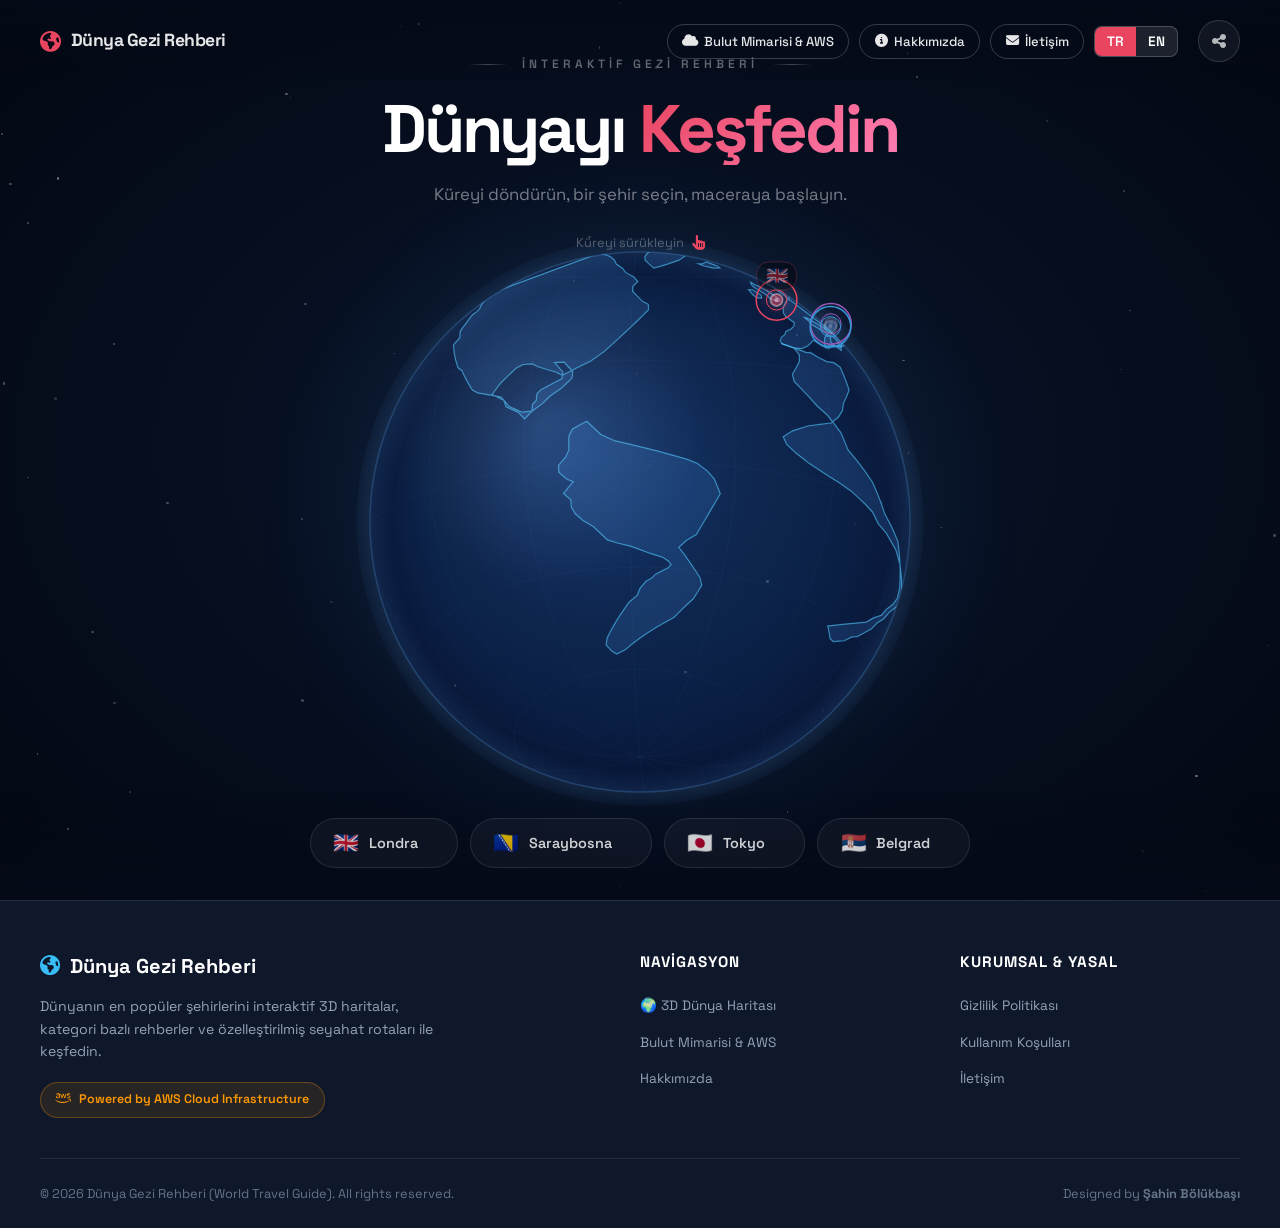
<file: index.html>
<!DOCTYPE html>
<html lang="tr">
<head>
    <meta charset="UTF-8">
    <meta name="viewport" content="width=device-width, initial-scale=1.0">
    <meta name="description" content="Dünya Gezi Rehberi - Dünyanın en güzel şehirlerini interaktif 3D harita ile keşfedin">
    <meta name="keywords" content="gezi rehberi, travel guide, dünya, world, turizm, seyahat">
    <meta name="author" content="Dünya Gezi Rehberi">
    
    <meta property="og:type" content="website">
    <meta property="og:title" content="Dünya Gezi Rehberi | World Travel Guide">
    <meta property="og:description" content="Dünyanın en güzel şehirlerini interaktif 3D haritalarla keşfedin">
    <meta property="og:url" content="https://worldtravelguid.uk/">
    <meta property="twitter:card" content="summary_large_image">
    <meta property="twitter:title" content="Dünya Gezi Rehberi | World Travel Guide">
    <meta property="twitter:url" content="https://worldtravelguid.uk/">
    
    <link rel="canonical" href="https://worldtravelguid.uk/">
    
    <title>Dünya Gezi Rehberi | World Travel Guide</title>
    
    <!-- Structured Data (JSON-LD) for AWS & Search Engine Verification -->
    <script type="application/ld+json">
    {
      "@context": "https://schema.org",
      "@type": "WebSite",
      "name": "World Travel Guide",
      "url": "https://worldtravelguid.uk/",
      "description": "Interactive 3D geospatial guide for world travelers.",
      "publisher": {
        "@type": "Organization",
        "name": "World Travel Guide",
        "url": "https://worldtravelguid.uk/",
        "logo": "https://worldtravelguid.uk/icon.png"
      }
    }
    </script>
    
    <link rel="icon" type="image/svg+xml" href="data:image/svg+xml,<svg xmlns='http://www.w3.org/2000/svg' viewBox='0 0 100 100'><text y='0.9em' font-size='90'>🌍</text></svg>">
    
    <script async src="https://www.googletagmanager.com/gtag/js?id=G-FQH4RXGTLQ"></script>
    <script>
        window.dataLayer = window.dataLayer || [];
        function gtag(){dataLayer.push(arguments);}
        gtag('js', new Date());
        gtag('config', 'G-FQH4RXGTLQ');
    </script>
    
    <link rel="stylesheet" href="styles.css">
    <link rel="stylesheet" href="https://cdnjs.cloudflare.com/ajax/libs/font-awesome/6.4.0/css/all.min.css">
</head>
<body class="world-page">

    <!-- Full-screen globe experience -->
    <div class="globe-scene" id="globeScene">
        
        <!-- Ambient particles -->
        <div class="particles" id="particles"></div>
        
        <!-- Top bar -->
        <nav class="globe-nav">
            <div class="globe-nav-logo">
                <i class="fas fa-globe-americas"></i>
                <span data-i18n="world_title">Dünya Gezi Rehberi</span>
            </div>
            <div class="globe-nav-actions" id="globeNavActions">
                <button class="nav-link-btn" id="cloudArchBtn">
                    <i class="fas fa-cloud"></i>
                    <span data-i18n="nav_cloud">Bulut Mimarisi & AWS</span>
                </button>
                <button class="nav-link-btn" id="aboutNavBtn">
                    <i class="fas fa-circle-info"></i>
                    <span data-i18n="nav_about">Hakkımızda</span>
                </button>
                <button class="nav-link-btn" id="contactNavBtn">
                    <i class="fas fa-envelope"></i>
                    <span data-i18n="nav_contact">İletişim</span>
                </button>
                <div class="lang-switcher" id="langSwitcher" style="background: rgba(255,255,255,0.1); border-color: rgba(255,255,255,0.2);">
                    <button data-lang="tr" class="active" style="color: white;">TR</button>
                    <button data-lang="en" style="color: white;">EN</button>
                </div>
                <button class="nav-btn" id="shareBtn" title="Paylaş" data-i18n-title="share_btn_title">
                    <i class="fas fa-share-alt"></i>
                </button>
            </div>
            <button class="burger-btn" id="burgerBtn" aria-label="Menü">
                <i class="fas fa-bars"></i>
            </button>
        </nav>

        <!-- Hero text overlay -->
        <div class="globe-hero-text" id="heroText">
            <div class="hero-eyebrow">
                <div class="eyebrow-line"></div>
                <span data-i18n="hero_eyebrow">İNTERAKTİF GEZİ REHBERİ</span>
                <div class="eyebrow-line"></div>
            </div>
            <h1>
                <span class="hero-word" style="--i:0" data-i18n="hero_word1">Dünyayı</span>
                <span class="hero-word hero-gradient" style="--i:1" data-i18n="hero_word2">Keşfedin</span>
            </h1>
            <p class="hero-sub" data-i18n="hero_sub">Küreyi döndürün, bir şehir seçin, maceraya başlayın.</p>
            <div class="scroll-hint" id="scrollHint">
                <span data-i18n="scroll_hint">Küreyi sürükleyin</span>
                <i class="fas fa-hand-pointer"></i>
            </div>
        </div>

        <!-- 3D Globe Canvas -->
        <div class="globe-container" id="globeContainer">
            <canvas id="globeCanvas"></canvas>
            <!-- City label popup -->
            <div class="city-label" id="cityLabel">
                <div class="city-label-inner">
                    <span class="city-label-flag" id="cityLabelFlag"></span>
                    <div class="city-label-text">
                        <strong id="cityLabelName"></strong>
                        <small id="cityLabelCountry"></small>
                    </div>
                    <i class="fas fa-arrow-right city-label-arrow"></i>
                </div>
            </div>
        </div>

        <!-- Bottom country selector pills -->
        <div class="globe-bottom-bar" id="bottomBar">
            <div class="bottom-bar-inner" id="countryPills">
                <!-- Rendered by JS -->
            </div>
        </div>
    </div>

    <!-- AWS Cloud Architecture Modal -->
    <div class="modal" id="cloudArchModal">
        <div class="modal-content modal-content-wide dark-modal" style="background: #0f172a; color: #f8fafc; border: 1px solid rgba(255,255,255,0.15);">
            <div class="modal-header" style="border-bottom-color: rgba(255,255,255,0.1);">
                <h3 style="color: #ffffff;"><i class="fas fa-cloud" style="color: #38bdf8;"></i> <span data-i18n="cloud_modal_title">Platform & AWS Bulut Mimarisi</span></h3>
                <button class="modal-close" id="closeCloudArchModal" style="color: #ffffff;"><i class="fas fa-times"></i></button>
            </div>
            <div class="modal-body" style="padding: 1.5rem;">
                <div class="modal-hero-banner">
                    <div class="aws-badge-header">
                        <i class="fab fa-aws"></i> AWS ACTIVATE READY
                    </div>
                    <h3 data-i18n="cloud_hero_title">İnteraktif Coğrafi Seyahat Rehberi Platformu</h3>
                    <p data-i18n="cloud_hero_desc">Platformumuz, kullanıcıların dünya genelindeki şehirleri 3D küre ve vektörel haritalar üzerinde keşfetmelerini, kişiselleştirilmiş seyahat rotaları oluşturmalarını ve veri analitiği ile gezilerini planlamalarını sağlayan bulut tabanlı bir sistemdir.</p>
                </div>

                <h4 style="margin-bottom: 1rem; color: #38bdf8; font-size: 1.1rem;" data-i18n="cloud_stack_title">AWS Bulut Altyapısı & Servis Mimarisi</h4>
                
                <div class="aws-grid">
                    <div class="aws-card">
                        <div class="aws-card-header">
                            <div class="aws-icon orange"><i class="fab fa-aws"></i></div>
                            <div>
                                <div class="aws-card-title">Amazon CloudFront & S3</div>
                                <div class="aws-card-service">Global Content Delivery</div>
                            </div>
                        </div>
                        <div class="aws-card-desc" data-i18n="aws_s3_desc">3D küre kaplamaları, yüksek çözünürlüklü vektör harita karoları ve medya varlıklarının dünya genelinde düşük gecikmeyle (edge location) dağıtılması.</div>
                        <div class="aws-card-tags">
                            <span class="aws-tag">CDN</span>
                            <span class="aws-tag">Low Latency</span>
                            <span class="aws-tag">Global Cache</span>
                        </div>
                    </div>

                    <div class="aws-card">
                        <div class="aws-card-header">
                            <div class="aws-icon green"><i class="fas fa-server"></i></div>
                            <div>
                                <div class="aws-card-title">AWS Lambda & API Gateway</div>
                                <div class="aws-card-service">Serverless Microservices</div>
                            </div>
                        </div>
                        <div class="aws-card-desc" data-i18n="aws_lambda_desc">Sunucusuz (serverless) mimari ile dinamik lokasyon aramaları, rota hesaplama algoritmaları ve kullanıcı geri bildirim mikro-servislerinin yürütülmesi.</div>
                        <div class="aws-card-tags">
                            <span class="aws-tag">Serverless</span>
                            <span class="aws-tag">Auto-Scale</span>
                            <span class="aws-tag">REST API</span>
                        </div>
                    </div>

                    <div class="aws-card">
                        <div class="aws-card-header">
                            <div class="aws-icon purple"><i class="fas fa-database"></i></div>
                            <div>
                                <div class="aws-card-title">Amazon DynamoDB</div>
                                <div class="aws-card-service">NoSQL Geospatial Data</div>
                            </div>
                        </div>
                        <div class="aws-card-desc" data-i18n="aws_dynamo_desc">Global şehir POI (Points of Interest) verilerinin, kullanıcı favori listelerinin ve anlık seyahat analitiğinin milisaniye düzeyinde erişimle saklanması.</div>
                        <div class="aws-card-tags">
                            <span class="aws-tag">NoSQL</span>
                            <span class="aws-tag">Geo-Indexing</span>
                            <span class="aws-tag">High Throughput</span>
                        </div>
                    </div>

                    <div class="aws-card">
                        <div class="aws-card-header">
                            <div class="aws-icon"><i class="fas fa-shield-halved"></i></div>
                            <div>
                                <div class="aws-card-title">Amazon CloudWatch & Route 53</div>
                                <div class="aws-card-service">Monitoring & Global DNS</div>
                            </div>
                        </div>
                        <div class="aws-card-desc" data-i18n="aws_watch_desc">Gerçek zamanlı sistem sağlık metriği izleme, otomatik SSL/TLS sertifika yönetimi ve DNS yönlendirme güvenliği.</div>
                        <div class="aws-card-tags">
                            <span class="aws-tag">Telemetry</span>
                            <span class="aws-tag">Route 53 DNS</span>
                            <span class="aws-tag">HTTPS SSL</span>
                        </div>
                    </div>
                </div>

                <div style="margin-top: 1.5rem; background: rgba(255,255,255,0.05); padding: 1.2rem; border-radius: 10px; border-left: 4px solid #38bdf8;">
                    <h5 style="color: #ffffff; font-size: 0.95rem; margin-bottom: 0.5rem;" data-i18n="cloud_purpose_heading">🎯 Projenin Amacı ve Hedefleri</h5>
                    <p style="font-size: 0.85rem; color: #94a3b8; line-height: 1.6;" data-i18n="cloud_purpose_text">Bu platform, gezginlere sıradan rehberlerin ötesinde interaktif 3D haritalar, kategori tabanlı akıllı filtreleme ve kişiselleştirilmiş rota günlükleri sunarak seyahat deneyimini dijitalleştirmeyi amaçlar. Bulut altyapımız, hızlı ölçeklenme ve yüksek kullanılabilirlik için tasarlanmıştır.</p>
                </div>
            </div>
        </div>
    </div>

    <!-- About Us Modal -->
    <div class="modal" id="aboutModal">
        <div class="modal-content modal-content-wide">
            <div class="modal-header">
                <h3><i class="fas fa-circle-info" style="color: var(--secondary-color);"></i> <span data-i18n="about_modal_title">Hakkımızda</span></h3>
                <button class="modal-close" id="closeAboutModal"><i class="fas fa-times"></i></button>
            </div>
            <div class="modal-body" style="line-height: 1.7; color: var(--text-dark);">
                <div style="text-align: center; margin-bottom: 1.5rem;">
                    <i class="fas fa-globe-americas" style="font-size: 3rem; color: var(--secondary-color); margin-bottom: 0.5rem;"></i>
                    <h2 style="font-size: 1.5rem; font-weight: 700;" data-i18n="about_heading">Dünya Gezi Rehberi</h2>
                    <p style="color: var(--text-light); font-size: 0.95rem;" data-i18n="about_tagline">Dijital Çağın İnteraktif Coğrafi Keşif Platformu</p>
                </div>

                <p data-i18n="about_p1">Dünya Gezi Rehberi, modern seyahat tutkunlarının şehirleri detaylı, etkileşimli ve görsel bir biçimde keşfetmelerini sağlamak amacıyla geliştirilmiş yenilikçi bir rehber platformudur.</p>

                <h4 style="margin-top: 1.2rem; margin-bottom: 0.5rem; color: var(--primary-color);" data-i18n="about_features_title">Öne Çıkan Özellikler:</h4>
                <ul style="list-style: disc; padding-left: 1.5rem; margin-bottom: 1rem; font-size: 0.92rem;">
                    <li data-i18n="about_f1"><strong>3D Küre Deneyimi:</strong> Dünya genelindeki popüler destinasyonları Canvas tabanlı 3D küre üzerinde görün.</li>
                    <li data-i18n="about_f2"><strong>İnteraktif Şehir Haritaları:</strong> Müzelerden restoranlara, parklardan tarihi mekanlara kadar kategori odaklı filtreleme.</li>
                    <li data-i18n="about_f3"><strong>Kişisel Seyahat Analitiği:</strong> Gidilen yerleri işaretleyin, günlük rotanızı ve seyahat ilerlemenizi takip edin.</li>
                    <li data-i18n="about_f4"><strong>Çoklu Dil Desteği:</strong> Türkçe ve İngilizce dil seçenekleriyle küresel erişim.</li>
                </ul>

                <div style="background: var(--bg-gray); padding: 1rem; border-radius: 8px; font-size: 0.88rem; margin-top: 1.5rem;">
                    <strong><i class="fas fa-code"></i> Developer:</strong> Şahin Bölükbaşı<br>
                    <strong><i class="fas fa-layer-group"></i> Architecture:</strong> HTML5, Vanilla JS, Canvas 3D, Google Maps Spatial API, AWS Infrastructure
                </div>
            </div>
        </div>
    </div>

    <!-- Legal Modal (Privacy & Terms) -->
    <div class="modal" id="legalModal">
        <div class="modal-content modal-content-wide">
            <div class="modal-header">
                <h3><i class="fas fa-shield-halved" style="color: var(--secondary-color);"></i> <span data-i18n="legal_modal_title">Gizlilik & Şartlar</span></h3>
                <button class="modal-close" id="closeLegalModal"><i class="fas fa-times"></i></button>
            </div>
            <div class="modal-body">
                <div class="legal-tabs">
                    <button class="legal-tab-btn active" id="tabPrivacyBtn" data-i18n="tab_privacy">Gizlilik Politikası</button>
                    <button class="legal-tab-btn" id="tabTermsBtn" data-i18n="tab_terms">Kullanım Koşulları</button>
                </div>
                
                <!-- Privacy Tab -->
                <div class="legal-tab-content active" id="privacyTabContent">
                    <h4 data-i18n="privacy_h1">1. Kişisel Verilerin Korunması ve Gizlilik</h4>
                    <p data-i18n="privacy_p1">Dünya Gezi Rehberi olarak kullanıcılarımızın gizliliğine büyük önem veriyoruz. Sitemizi ziyaret ettiğinizde varsayılan olarak herhangi bir kişisel veriniz (ad, soyad, TC No vb.) kayıt altına alınmaz.</p>

                    <h4 data-i18n="privacy_h2">2. Çerezler (Cookies) ve Yerel Depolama</h4>
                    <p data-i18n="privacy_p2">Sitemiz, dil tercihleriniz (TR/EN) ve gezdiğiniz yerleri hatırlamak için tarayıcınızın yerel depolamasını (localStorage) kullanır. Bu veriler tamamen sizin cihazınızda tutulur ve üçüncü taraflarla paylaşılmaz.</p>

                    <h4 data-i18n="privacy_h3">3. Analitik Takibi</h4>
                    <p data-i18n="privacy_p3">Performans ve kullanıcı deneyimini iyileştirmek amacıyla anonymized (anonimleştirilmiş) Google Analytics verileri toplanmaktadır.</p>
                </div>

                <!-- Terms Tab -->
                <div class="legal-tab-content" id="termsTabContent">
                    <h4 data-i18n="terms_h1">1. Hizmet Kullanım Şartları</h4>
                    <p data-i18n="terms_p1">Bu web sitesindeki harita, rehber ve lokasyon bilgileri bilgilendirme amacıyla sunulmaktadır. Bilgilerin güncelliği ve doğruluğu konusunda azami özen gösterilmekle birlikte resmi kurum bilgilerinin teyit edilmesi önerilir.</p>

                    <h4 data-i18n="terms_h2">2. Fikri Mülkiyet Hakları</h4>
                    <p data-i18n="terms_p2">Web sitesinde yer alan tasarım, 3D küre algoritması, kod yapısı ve özgün içerikler Dünya Gezi Rehberi'ne aittir.</p>
                </div>
            </div>
        </div>
    </div>

    <!-- Contact Modal -->
    <div class="modal" id="contactModal">
        <div class="modal-content" style="max-width: 550px;">
            <div class="modal-header">
                <h3><i class="fas fa-envelope" style="color: var(--secondary-color);"></i> <span data-i18n="contact_modal_title">İletişim</span></h3>
                <button class="modal-close" id="closeContactModal"><i class="fas fa-times"></i></button>
            </div>
            <div class="modal-body">
                <p style="font-size: 0.9rem; color: var(--text-light); margin-bottom: 1.2rem;" data-i18n="contact_desc">Projeyle ilgili sorularınız, iş birliği teklifleriniz veya teknik destek için doğrudan bizimle iletişime geçebilirsiniz.</p>
                
                <div style="display: flex; flex-direction: column; gap: 1rem;">
                    <div style="display: flex; align-items: center; gap: 12px; background: var(--bg-gray); padding: 0.9rem 1.2rem; border-radius: 8px;">
                        <i class="fas fa-at" style="color: var(--secondary-color); font-size: 1.2rem;"></i>
                        <div>
                            <small style="color: var(--text-light); display: block;">E-Posta</small>
                            <strong style="color: var(--text-dark);">contact@worldtravelguid.uk</strong>
                        </div>
                    </div>

                    <div style="display: flex; align-items: center; gap: 12px; background: var(--bg-gray); padding: 0.9rem 1.2rem; border-radius: 8px;">
                        <i class="fab fa-github" style="color: var(--primary-color); font-size: 1.2rem;"></i>
                        <div>
                            <small style="color: var(--text-light); display: block;">Developer</small>
                            <strong style="color: var(--text-dark);">Şahin Bölükbaşı</strong>
                        </div>
                    </div>
                </div>
            </div>
        </div>
    </div>

    <!-- Share Modal -->
    <div class="modal" id="shareModal">
        <div class="modal-content">
            <div class="modal-header">
                <h3 data-i18n="share_modal_title">Paylaş</h3>
                <button class="modal-close" id="closeModal"><i class="fas fa-times"></i></button>
            </div>
            <div class="modal-body">
                <div class="share-buttons">
                    <button class="share-btn facebook" onclick="shareOn('facebook')"><i class="fab fa-facebook"></i> Facebook</button>
                    <button class="share-btn twitter" onclick="shareOn('twitter')"><i class="fab fa-x-twitter"></i> X</button>
                    <button class="share-btn whatsapp" onclick="shareOn('whatsapp')"><i class="fab fa-whatsapp"></i> WhatsApp</button>
                    <button class="share-btn linkedin" onclick="shareOn('linkedin')"><i class="fab fa-linkedin"></i> LinkedIn</button>
                </div>
                <div class="share-link">
                    <input type="text" id="shareLink" readonly>
                    <button class="btn-copy" onclick="copyLink()"><i class="fas fa-copy"></i> <span data-i18n="copy_btn">Kopyala</span></button>
                </div>
            </div>
        </div>
    </div>

    <!-- Enhanced Rich Footer -->
    <footer class="rich-footer">
        <div class="rich-footer-container">
            <div class="footer-brand">
                <h3><i class="fas fa-globe-americas" style="color: #38bdf8;"></i> <span data-i18n="world_title">Dünya Gezi Rehberi</span></h3>
                <p data-i18n="footer_desc">Dünyanın en popüler şehirlerini interaktif 3D haritalar, kategori bazlı rehberler ve özelleştirilmiş seyahat rotaları ile keşfedin.</p>
                <div class="aws-powered-badge">
                    <i class="fab fa-aws"></i> Powered by AWS Cloud Infrastructure
                </div>
            </div>

            <div class="footer-column">
                <h4 data-i18n="footer_nav">Navigasyon</h4>
                <ul class="footer-links">
                    <li><a id="footerLinkGlobe" data-i18n="footer_link_globe">🌍 3D Dünya Haritası</a></li>
                    <li><a id="footerLinkCloud" data-i18n="nav_cloud">⚡ Bulut Mimarisi & AWS</a></li>
                    <li><a id="footerLinkAbout" data-i18n="nav_about">ℹ️ Hakkımızda</a></li>
                </ul>
            </div>

            <div class="footer-column">
                <h4 data-i18n="footer_legal">Kurumsal & Yasal</h4>
                <ul class="footer-links">
                    <li><a id="footerLinkPrivacy" data-i18n="tab_privacy">🛡️ Gizlilik Politikası</a></li>
                    <li><a id="footerLinkTerms" data-i18n="tab_terms">📄 Kullanım Koşulları</a></li>
                    <li><a id="footerLinkContact" data-i18n="nav_contact">📩 İletişim</a></li>
                </ul>
            </div>
        </div>

        <div class="footer-bottom">
            <p>© 2026 Dünya Gezi Rehberi (World Travel Guide). All rights reserved.</p>
            <p><span data-i18n="footer_designed">Designed by</span> <strong>Şahin Bölükbaşı</strong></p>
        </div>
    </footer>

    <script src="world-map.js"></script>
</body>
</html>
</file>
<file: styles.css>
/* ===========================
   Global Styles & Variables
   =========================== */
@import url('https://fonts.googleapis.com/css2?family=Space+Grotesk:wght@400;500;600;700&family=Space+Mono:wght@400;700&display=swap');

:root {
    --primary-color: #1a1a2e;
    --secondary-color: #16213e;
    --accent-color: #0f3460;
    --highlight-color: #e94560;
    --text-dark: #1a1a2e;
    --text-light: #6c757d;
    --bg-white: #f8f9fa;
    --bg-light: #e8e8e8;
    --bg-cream: #faf8f3;
    --border-color: #d4d4d4;
    --shadow-sm: 0 2px 8px rgba(0,0,0,0.08);
    --shadow-md: 0 4px 12px rgba(0,0,0,0.1);
    --shadow-lg: 0 8px 24px rgba(0,0,0,0.12);
    --transition: all 0.3s cubic-bezier(0.4, 0, 0.2, 1);
}

* {
    margin: 0;
    padding: 0;
    box-sizing: border-box;
}

html {
    scroll-behavior: smooth;
}

body {
    font-family: 'Space Grotesk', -apple-system, BlinkMacSystemFont, sans-serif;
    line-height: 1.7;
    color: var(--text-dark);
    background-color: var(--bg-cream);
    overflow-x: hidden;
    font-weight: 400;
}

.container {
    max-width: 90%;
    margin: 0 auto;
    padding: 0 30px;
}

.container-wide {
    max-width: 95%;
    margin: 0 auto;
    padding: 0 30px;
}

/* ===========================
   Header Styles
   =========================== */
.header {
    background: var(--primary-color);
    box-shadow: none;
    position: sticky;
    top: 0;
    z-index: 1000;
    padding: 1.5rem 0;
    border-bottom: 3px solid var(--highlight-color);
}

.header-content {
    display: flex;
    justify-content: space-between;
    align-items: center;
}

.logo {
    display: flex;
    align-items: center;
    gap: 15px;
}

.logo i {
    font-size: 2.2rem;
    color: var(--highlight-color);
}

.logo h1 {
    font-size: 1.8rem;
    font-weight: 700;
    color: var(--bg-white);
    font-family: 'Space Grotesk', sans-serif;
    letter-spacing: -0.5px;
}

.header-actions {
    display: flex;
    gap: 10px;
}

.btn-icon {
    background: transparent;
    border: 2px solid var(--bg-white);
    width: 45px;
    height: 45px;
    border-radius: 8px;
    cursor: pointer;
    display: flex;
    align-items: center;
    justify-content: center;
    transition: var(--transition);
    color: var(--bg-white);
    font-size: 1rem;
}

.btn-icon:hover {
    background: var(--highlight-color);
    border-color: var(--highlight-color);
    color: white;
    transform: translateY(-2px);
}

.btn-share-with-text {
    background: transparent;
    border: 2px solid var(--bg-white);
    padding: 0.75rem 1.5rem;
    border-radius: 6px;
    cursor: pointer;
    display: flex;
    align-items: center;
    gap: 10px;
    transition: var(--transition);
    color: var(--bg-white);
    font-size: 0.95rem;
    font-weight: 600;
    font-family: 'Space Grotesk', sans-serif;
}

.btn-share-with-text i {
    font-size: 1rem;
}

.btn-share-with-text:hover {
    background: var(--highlight-color);
    border-color: var(--highlight-color);
    transform: translateY(-2px);
}

/* ===========================
   Main Content
   =========================== */
.main-content {
    padding: 0;
    margin: 0;
}

/* ===========================
   Burger Menu
   =========================== */
.burger-btn {
    display: none;
    background: none;
    border: 1px solid rgba(255,255,255,0.2);
    color: var(--text-dark);
    font-size: 1.3rem;
    padding: 0.5rem 0.7rem;
    border-radius: 8px;
    cursor: pointer;
    transition: all 0.3s ease;
}

.burger-btn:hover {
    background: rgba(0,0,0,0.05);
}

/* Custom Dropdown for Day Filter */
.custom-dropdown {
    position: relative;
    width: 100%;
    font-family: 'Inter', sans-serif;
    margin-top: 5px;
}
.custom-dropdown-selected {
    padding: 10px 12px;
    background: var(--bg-white);
    border: 1px solid var(--border-color);
    border-radius: 8px;
    color: var(--text-dark);
    font-size: 1rem;
    display: flex;
    justify-content: space-between;
    align-items: center;
    cursor: pointer;
    transition: all 0.2s ease;
}
.custom-dropdown-selected:hover {
    border-color: var(--primary-color);
}
.custom-dropdown-options {
    display: none;
    position: absolute;
    top: 100%;
    left: 0;
    right: 0;
    background: var(--bg-white);
    border: 1px solid var(--border-color);
    border-radius: 8px;
    margin-top: 4px;
    box-shadow: 0 4px 15px rgba(0,0,0,0.1);
    z-index: 100;
    max-height: 250px;
    overflow-y: auto;
}
.custom-dropdown.open .custom-dropdown-options {
    display: block;
    animation: fadeIn 0.2s ease;
}
.custom-dropdown-option {
    padding: 12px 15px;
    font-size: 1rem;
    color: var(--text-dark);
    cursor: pointer;
    border-bottom: 1px solid rgba(0,0,0,0.05);
    transition: all 0.2s ease;
}
.custom-dropdown-option:last-child {
    border-bottom: none;
}
.custom-dropdown-option:hover, .custom-dropdown-option.active {
    background: var(--bg-primary);
    color: var(--primary-color);
    font-weight: 600;
}

/* ===========================
   Content specific overrides
   =========================== */
.hero-section {
    background: linear-gradient(135deg, var(--primary-color) 0%, var(--secondary-color) 100%);
    padding: 5rem 0;
    color: var(--bg-white);
}

.hero-content {
    text-align: center;
    max-width: 900px;
    margin: 0 auto;
}

.hero-badge {
    display: inline-flex;
    align-items: center;
    gap: 8px;
    background: rgba(233, 69, 96, 0.2);
    border: 1px solid var(--highlight-color);
    padding: 0.5rem 1.2rem;
    border-radius: 50px;
    margin-bottom: 1.5rem;
    font-size: 0.9rem;
    font-weight: 600;
}

.hero-badge i {
    color: var(--highlight-color);
}

.hero-content h1 {
    font-size: 3.5rem;
    font-weight: 700;
    margin-bottom: 1.5rem;
    font-family: 'Space Grotesk', sans-serif;
    letter-spacing: -2px;
    color: var(--bg-white);
}

.hero-description {
    font-size: 1.15rem;
    line-height: 1.8;
    margin-bottom: 2rem;
    opacity: 0.95;
    max-width: 750px;
    margin-left: auto;
    margin-right: auto;
}

.hero-guide-links {
    display: flex;
    flex-wrap: wrap;
    justify-content: center;
    gap: 0.75rem;
    margin-bottom: 3rem;
    max-width: 1000px;
    margin-left: auto;
    margin-right: auto;
}

.guide-pill {
    display: inline-flex;
    align-items: center;
    gap: 0.5rem;
    padding: 0.65rem 1.2rem;
    background: rgba(255, 255, 255, 0.15);
    border: 1px solid rgba(255, 255, 255, 0.3);
    border-radius: 50px;
    text-decoration: none;
    color: var(--bg-white);
    transition: var(--transition);
    font-size: 0.9rem;
    font-weight: 500;
    white-space: nowrap;
}

.guide-pill:hover {
    background: var(--highlight-color);
    border-color: var(--highlight-color);
    transform: translateY(-2px);
    box-shadow: 0 4px 12px rgba(233, 69, 96, 0.3);
}

.guide-pill i {
    font-size: 1rem;
    color: var(--bg-white);
}

.hero-stats {
    display: grid;
    grid-template-columns: repeat(3, 1fr);
    gap: 2rem;
    max-width: 700px;
    margin: 2.5rem auto;
}

.stat-item {
    display: flex;
    align-items: center;
    justify-content: center;
    gap: 1rem;
    padding: 1.5rem;
    background: rgba(255, 255, 255, 0.1);
    border: 2px solid rgba(255, 255, 255, 0.2);
    transition: var(--transition);
}

.stat-item:hover {
    background: rgba(255, 255, 255, 0.15);
    transform: translateY(-5px);
}

.stat-item i {
    font-size: 2.5rem;
    color: var(--highlight-color);
}

.stat-content {
    display: flex;
    flex-direction: column;
    align-items: flex-start;
}

.stat-number {
    font-size: 2rem;
    font-weight: 700;
    font-family: 'Space Grotesk', sans-serif;
    line-height: 1;
}

.stat-label {
    font-size: 0.9rem;
    opacity: 0.9;
    margin-top: 0.25rem;
}

/* Info Cards */
.info-cards {
    display: grid;
    grid-template-columns: repeat(auto-fit, minmax(280px, 1fr));
    gap: 20px;
    margin-bottom: 3rem;
}

.info-card {
    background: var(--bg-white);
    padding: 2rem;
    border-radius: 12px;
    text-align: center;
    box-shadow: var(--shadow-sm);
    transition: var(--transition);
    border: 1px solid var(--border-color);
}

.info-card:hover {
    transform: translateY(-5px);
    box-shadow: var(--shadow-lg);
}

.info-card i {
    font-size: 2.5rem;
    color: var(--secondary-color);
    margin-bottom: 1rem;
}

.info-card h3 {
    font-size: 1.25rem;
    margin-bottom: 0.5rem;
    color: var(--text-dark);
}

.info-card p {
    color: var(--text-light);
    font-size: 0.95rem;
}

/* ===========================
   Map Section
   =========================== */
.map-section {
    border-radius: 0;
    padding: 6rem 0.5%;
    box-shadow: none;
    margin-bottom: 0;
    max-width: 100%;
    width: 100%;
    border-top: 1px solid var(--border-color);
    border-bottom: 1px solid var(--border-color);
}

.map-header {
    display: flex;
    justify-content: center;
    align-items: center;
    margin-bottom: 2.5rem;
    flex-wrap: wrap;
    gap: 1rem;
    max-width: 99%;
    margin-left: auto;
    margin-right: auto;
}

.map-header h2 {
    font-size: 2.5rem;
    color: var(--text-dark);
    display: flex;
    align-items: center;
    gap: 15px;
    font-weight: 700;
    font-family: 'Space Grotesk', sans-serif;
    letter-spacing: -1px;
}

.map-header h2 i {
    color: var(--highlight-color);
    font-size: 2rem;
}

.btn-secondary {
    background: var(--primary-color);
    border: 2px solid var(--primary-color);
    padding: 0.85rem 1.75rem;
    border-radius: 6px;
    cursor: pointer;
    font-size: 0.95rem;
    font-weight: 600;
    color: var(--bg-white);
    transition: var(--transition);
    display: flex;
    align-items: center;
    gap: 10px;
    font-family: 'Space Grotesk', sans-serif;
}

.btn-secondary:hover {
    background: var(--highlight-color);
    border-color: var(--highlight-color);
    transform: translateY(-2px);
}

.map-container {
    position: relative;
    width: 99%;
    height: 800px;
    border-radius: 0;
    overflow: hidden;
    border: 2px solid var(--border-color);
    background: var(--bg-gray);
    margin: 0 auto;
}

.map-container iframe {
    width: 100%;
    height: 100%;
    border: none;
}

.map-loading {
    position: absolute;
    top: 0;
    left: 0;
    width: 100%;
    height: 100%;
    background: var(--bg-white);
    display: flex;
    flex-direction: column;
    align-items: center;
    justify-content: center;
    z-index: 10;
    transition: opacity 0.3s ease;
}

.map-loading.hidden {
    opacity: 0;
    pointer-events: none;
}

.loading-content {
    text-align: center;
    max-width: 300px;
}

.loading-progress {
    width: 200px;
    height: 4px;
    background: rgba(255, 255, 255, 0.3);
    border-radius: 2px;
    margin: 1rem auto;
    overflow: hidden;
}

.progress-bar {
    height: 100%;
    background: var(--secondary-color);
    border-radius: 2px;
    width: 0%;
    animation: progressAnimation 2s ease-in-out infinite;
}

@keyframes progressAnimation {
    0% { width: 0%; }
    50% { width: 70%; }
    100% { width: 100%; }
}

.loading-content small {
    color: var(--text-light);
    font-size: 0.8rem;
    opacity: 0.8;
}

.spinner {
    width: 50px;
    height: 50px;
    border: 4px solid var(--bg-gray);
    border-top-color: var(--secondary-color);
    border-radius: 50%;
    animation: spin 1s linear infinite;
}

@keyframes spin {
    to { transform: rotate(360deg); }
}

.map-loading p {
    margin-top: 1rem;
    color: var(--text-light);
    font-size: 0.95rem;
}

.map-info {
    display: flex;
    gap: 2rem;
    margin-top: 2rem;
    padding-top: 2rem;
    border-top: 1px solid var(--border-color);
    flex-wrap: wrap;
    max-width: 98%;
    margin-left: auto;
    margin-right: auto;
}

.map-info-item {
    display: flex;
    align-items: center;
    gap: 10px;
    color: var(--text-light);
    font-size: 0.9rem;
}

.map-info-item i {
    color: var(--secondary-color);
    font-size: 1.1rem;
}

/* ===========================
   Tips Section
   =========================== */
.tips-section {
    background: var(--primary-color);
    border-radius: 0;
    padding: 5rem 1.5%;
    box-shadow: none;
    margin: 0;
    width: 100%;
}

.tips-section h2 {
    font-size: 3rem;
    margin-bottom: 4rem;
    color: var(--bg-white);
    display: flex;
    align-items: center;
    justify-content: center;
    gap: 20px;
    font-weight: 700;
    text-align: center;
    font-family: 'Space Grotesk', sans-serif;
    letter-spacing: -1.5px;
}

.tips-section h2 i {
    color: var(--highlight-color);
    font-size: 3rem;
}

@keyframes pulse {
    0%, 100% { transform: scale(1); }
    50% { transform: scale(1.05); }
}

.tips-grid {
    display: grid;
    grid-template-columns: repeat(auto-fit, minmax(250px, 1fr));
    gap: 20px;
}

.tip-card {
    background: var(--bg-light);
    padding: 1.5rem;
    border-radius: 10px;
    border-left: 4px solid var(--secondary-color);
    transition: var(--transition);
}

.tip-card:hover {
    transform: translateX(5px);
    box-shadow: var(--shadow-md);
}

.tip-card i {
    font-size: 2rem;
    color: var(--secondary-color);
    margin-bottom: 1rem;
}

.tip-card h3 {
    font-size: 1.1rem;
    margin-bottom: 0.5rem;
    color: var(--text-dark);
}

.tip-card p {
    color: var(--text-light);
    font-size: 0.9rem;
}

/* ===========================
   Map Layer Filters
   =========================== */
.map-filters {
    margin: 2rem auto;
    max-width: 99%;
    background: var(--bg-white);
    padding: 2.5rem;
    border-radius: 16px;
    border: 1px solid rgba(0,0,0,0.06);
    box-shadow: 0 10px 30px rgba(0,0,0,0.04);
}

.filter-title {
    display: flex;
    align-items: center;
    gap: 12px;
    margin-bottom: 1.5rem;
    font-size: 1.2rem;
    font-weight: 700;
    color: var(--text-dark);
    font-family: 'Space Grotesk', sans-serif;
}

.filter-title i {
    color: var(--highlight-color);
    font-size: 1.3rem;
}

.filter-buttons-grid {
    display: flex;
    flex-wrap: wrap;
    gap: 0.8rem;
}

.filter-btn {
    background: var(--bg-light);
    border: 1px solid transparent;
    padding: 0.8rem 1.4rem;
    border-radius: 30px;
    cursor: pointer;
    font-size: 0.95rem;
    font-weight: 600;
    color: var(--text-color);
    transition: all 0.3s cubic-bezier(0.25, 0.8, 0.25, 1);
    display: flex;
    align-items: center;
    justify-content: center;
    gap: 8px;
    font-family: 'Space Grotesk', sans-serif;
    box-shadow: 0 2px 8px rgba(0,0,0,0.03);
}

.filter-btn i {
    font-size: 1.1rem;
}

.filter-btn:hover, .filter-btn:focus {
    background: var(--bg-white);
    border-color: var(--primary-color);
    color: var(--primary-color);
    transform: translateY(-2px);
    box-shadow: 0 6px 16px rgba(0,0,0,0.08);
}

.filter-btn.active {
    background: var(--primary-color);
    border-color: var(--primary-color);
    color: white;
    box-shadow: 0 6px 16px rgba(233, 69, 96, 0.3);
}

.filter-btn.active i {
    color: white;
}

/* ===========================
   Detailed Tips Section
   =========================== */
.tips-detailed {
    column-count: 2;
    column-gap: 2rem;
    max-width: 98%;
    margin: 0 auto;
}

.tip-detailed-card {
    background: var(--bg-cream);
    border-radius: 0;
    padding: 2rem;
    box-shadow: none;
    border: 2px solid var(--border-color);
    display: block;
    transition: var(--transition);
    position: relative;
    overflow: hidden;
    break-inside: avoid;
    page-break-inside: avoid;
    margin-bottom: 2rem;
}

.tip-detailed-card::before {
    content: '';
    position: absolute;
    top: 0;
    left: 0;
    width: 4px;
    height: 100%;
    background: var(--highlight-color);
    transition: var(--transition);
}

.tip-detailed-card:hover {
    border-color: var(--primary-color);
    transform: translateX(8px);
}

.tip-detailed-card:hover::before {
    width: 8px;
}

.tip-icon-wrapper {
    width: 55px;
    height: 55px;
    background: var(--primary-color);
    border-radius: 0;
    display: flex;
    align-items: center;
    justify-content: center;
    color: var(--highlight-color);
    font-size: 1.6rem;
    box-shadow: none;
    transition: var(--transition);
    border: 2px solid var(--highlight-color);
    float: left;
    margin-right: 1.2rem;
    margin-bottom: 0.8rem;
}

.tip-detailed-card:hover .tip-icon-wrapper {
    background: var(--highlight-color);
    color: white;
    transform: scale(1.05);
}

.tip-content {
    overflow: hidden;
    margin-left: 67px;
}

.tip-content h3 {
    font-size: 1.5rem;
    margin-bottom: 0.8rem;
    color: var(--text-dark);
    font-weight: 700;
    position: relative;
    padding-bottom: 0.5rem;
    font-family: 'Space Grotesk', sans-serif;
    letter-spacing: -0.5px;
    line-height: 1.3;
}

.tip-content h3::after {
    content: '';
    position: absolute;
    bottom: 0;
    left: 0;
    width: 60px;
    height: 2px;
    background: var(--highlight-color);
}

.tip-content p {
    color: var(--text-dark);
    margin-bottom: 0.8rem;
    line-height: 1.6;
    font-size: 0.92rem;
    text-align: justify;
}

.tip-content ul {
    list-style: none;
    margin: 0.6rem 0;
    padding-left: 0;
}

.tip-content ul li {
    padding: 0.7rem 1rem;
    position: relative;
    color: var(--text-dark);
    line-height: 1.5;
    font-size: 0.88rem;
    margin-bottom: 0.5rem;
    background: transparent;
}

.tip-content ul li:before {
    display: none;
}

.tip-content strong {
    color: var(--primary-color);
}

.tip-note {
    background: var(--bg-white);
    border: 2px solid var(--highlight-color);
    padding: 0.8rem 1rem;
    margin-top: 1rem;
    border-radius: 0;
    font-size: 0.88rem;
    color: var(--text-dark);
    box-shadow: none;
    position: relative;
    font-family: 'Space Mono', monospace;
    line-height: 1.5;
}

.tip-note::before {
    display: none;
}

/* ===========================
   Modal Styles
   =========================== */
.modal {
    display: none;
    position: fixed;
    top: 0;
    left: 0;
    width: 100%;
    height: 100%;
    background: rgba(0,0,0,0.5);
    z-index: 2000;
    align-items: center;
    justify-content: center;
    backdrop-filter: blur(4px);
}

.modal.active {
    display: flex;
}

.modal-content {
    background: var(--bg-white);
    border-radius: 16px;
    width: 90%;
    max-width: 500px;
    box-shadow: var(--shadow-lg);
    animation: modalSlideIn 0.3s ease;
}

@keyframes modalSlideIn {
    from {
        transform: translateY(-50px);
        opacity: 0;
    }
    to {
        transform: translateY(0);
        opacity: 1;
    }
}

.modal-header {
    display: flex;
    justify-content: space-between;
    align-items: center;
    padding: 1.5rem;
    border-bottom: 1px solid var(--border-color);
}

.modal-header h3 {
    font-size: 1.5rem;
    color: var(--text-dark);
}

.modal-close {
    background: none;
    border: none;
    font-size: 1.5rem;
    cursor: pointer;
    color: var(--text-light);
    transition: var(--transition);
    width: 35px;
    height: 35px;
    display: flex;
    align-items: center;
    justify-content: center;
    border-radius: 50%;
}

.modal-close:hover {
    background: var(--bg-light);
    color: var(--text-dark);
}

.modal-body {
    padding: 1.5rem;
}

.share-buttons {
    display: grid;
    grid-template-columns: repeat(2, 1fr);
    gap: 10px;
    margin-bottom: 1.5rem;
}

.share-btn {
    padding: 1rem;
    border: none;
    border-radius: 8px;
    cursor: pointer;
    font-size: 1rem;
    font-weight: 500;
    color: white;
    display: flex;
    align-items: center;
    justify-content: center;
    gap: 8px;
    transition: var(--transition);
}

.share-btn:hover {
    transform: translateY(-2px);
    box-shadow: var(--shadow-md);
}

.share-btn.facebook {
    background: #1877f2;
}

.share-btn.twitter {
    background: #000000;
}

.share-btn.whatsapp {
    background: #25d366;
}

.share-btn.linkedin {
    background: #0077b5;
}

.share-link {
    display: flex;
    gap: 10px;
}

.share-link input {
    flex: 1;
    padding: 0.75rem;
    border: 1px solid var(--border-color);
    border-radius: 8px;
    font-size: 0.9rem;
    background: var(--bg-light);
}

.btn-copy {
    padding: 0.75rem 1.5rem;
    background: var(--secondary-color);
    color: white;
    border: none;
    border-radius: 8px;
    cursor: pointer;
    font-weight: 500;
    display: flex;
    align-items: center;
    gap: 8px;
    transition: var(--transition);
}

.btn-copy:hover {
    background: #2980b9;
}

/* ===========================
   Analytics Modal & Planner UI
   =========================== */
.analytics-content {
    max-width: 800px !important;
}
.btn-action-header {
    background: transparent;
    border: 2px solid var(--bg-white);
    padding: 0.75rem 1.5rem;
    border-radius: 6px;
    cursor: pointer;
    display: flex;
    align-items: center;
    gap: 10px;
    transition: var(--transition);
    color: var(--bg-white);
    font-size: 0.95rem;
    font-weight: 600;
    font-family: 'Space Grotesk', sans-serif;
}

.btn-action-header:hover {
    background: var(--highlight-color);
    border-color: var(--highlight-color);
    transform: translateY(-2px);
    color: white;
}

.lang-switcher {
    display: flex;
    background: var(--bg-white);
    border-radius: 8px;
    overflow: hidden;
    border: 1px solid var(--border-color);
    margin-right: 10px;
}

.lang-switcher button {
    background: transparent;
    border: none;
    padding: 6px 12px;
    cursor: pointer;
    font-weight: 600;
    color: var(--text-light);
    transition: var(--transition);
    font-family: 'Space Grotesk', sans-serif;
    font-size: 0.85rem;
}

.lang-switcher button.active {
    background: var(--highlight-color);
    color: white;
}

.analytics-summary {
    display: flex;
    gap: 15px;
    margin-bottom: 25px;
}

.analytics-card {
    flex: 1;
    background: var(--bg-light);
    padding: 15px;
    border-radius: 12px;
    text-align: center;
    border: 1px solid var(--border-color);
}

.analytics-card i {
    font-size: 1.5rem;
    color: var(--highlight-color);
    margin-bottom: 8px;
}

.analytics-val {
    font-size: 1.8rem;
    font-weight: 700;
    color: var(--text-dark);
}

.analytics-label {
    font-size: 0.85rem;
    color: var(--text-light);
    margin-top: 5px;
}

.progress-section {
    margin-bottom: 25px;
}

.progress-header {
    display: flex;
    justify-content: space-between;
    font-weight: 600;
    margin-bottom: 8px;
    color: var(--text-dark);
}

.progress-track {
    height: 12px;
    background: var(--bg-light);
    border-radius: 6px;
    overflow: hidden;
}

.progress-fill {
    height: 100%;
    background: var(--highlight-color);
    border-radius: 6px;
    transition: width 0.5s ease;
}

.trip-settings {
    display: flex;
    justify-content: space-between;
    align-items: center;
    background: var(--bg-light);
    padding: 12px 16px;
    border-radius: 12px;
    margin-bottom: 20px;
    border: 1px solid var(--border-color);
}

.trip-settings label {
    font-weight: 600;
    color: var(--text-dark);
    font-size: 0.95rem;
}

.trip-days-control {
    display: flex;
    align-items: center;
    background: white;
    border-radius: 8px;
    border: 1px solid var(--border-color);
    overflow: hidden;
}

.trip-days-control button {
    background: transparent;
    border: none;
    padding: 8px 12px;
    cursor: pointer;
    color: var(--text-dark);
    transition: var(--transition);
}

.trip-days-control button:hover {
    background: var(--bg-light);
    color: var(--highlight-color);
}

.trip-days-control input {
    width: 40px;
    text-align: center;
    border: none;
    border-left: 1px solid var(--border-color);
    border-right: 1px solid var(--border-color);
    font-family: inherit;
    font-weight: 600;
    font-size: 1rem;
    padding: 6px 0;
    pointer-events: none;
}

.daily-breakdown h4 {
    margin-bottom: 15px;
    color: var(--text-dark);
    border-bottom: 1px solid var(--border-color);
    padding-bottom: 8px;
}

.daily-list {
    display: flex;
    flex-direction: column;
    gap: 10px;
    max-height: 40vh;
    overflow-y: auto;
    padding-right: 5px;
}

/* Scrollbar styles for daily list */
.daily-list::-webkit-scrollbar { width: 6px; }
.daily-list::-webkit-scrollbar-track { background: var(--bg-light); border-radius: 4px; }
.daily-list::-webkit-scrollbar-thumb { background: #cbd5e1; border-radius: 4px; }
.daily-list::-webkit-scrollbar-thumb:hover { background: #94a3b8; }

.daily-item {
    display: flex;
    flex-direction: column;
    padding: 12px;
    background: #f8f9fa;
    border-radius: 8px;
    border: 1px solid var(--border-color);
}

.daily-item-header {
    display: flex;
    justify-content: space-between;
    align-items: center;
    margin-bottom: 8px;
}

.daily-item-day {
    font-weight: 700;
    color: var(--text-dark);
    font-size: 1.05rem;
}

.daily-item-count {
    background: var(--highlight-color);
    color: white;
    padding: 2px 8px;
    border-radius: 12px;
    font-size: 0.8rem;
    font-weight: bold;
}

.daily-locations {
    display: flex;
    flex-direction: column;
    gap: 6px;
    margin-top: 5px;
    padding-top: 8px;
    border-top: 1px dashed #ddd;
}

.daily-loc-item {
    display: flex;
    align-items: center;
    gap: 8px;
    font-size: 0.9rem;
    color: var(--text-dark);
    padding: 6px 8px;
    background: white;
    border-radius: 6px;
    border: 1px solid #eee;
    transition: var(--transition);
    cursor: pointer;
}

.daily-loc-item i {
    color: var(--highlight-color);
    font-size: 0.8rem;
}

.daily-loc-item:hover {
    border-color: var(--highlight-color);
    transform: translateX(4px);
}

/* ===========================
   Scroll Offset for Anchors
   =========================== */
.tip-detailed-card {
    scroll-margin-top: 100px;
}

/* ===========================
   Responsive Design
   =========================== */
@media (max-width: 768px) {
    body {
        font-size: 14px;
    }
    
    .container {
        padding: 0 15px;
    }
    
    .logo h1 {
        font-size: 1.2rem;
        max-width: 120px;
        white-space: nowrap;
        overflow: hidden;
        text-overflow: ellipsis;
    }
    
    .header-actions {
        gap: 5px;
        flex-wrap: nowrap;
    }

    .lang-switcher {
        margin-right: 2px;
    }

    .lang-switcher button {
        padding: 4px 8px;
        font-size: 0.75rem;
    }
    
    .btn-share-with-text, .btn-action-header {
        padding: 0.6rem;
        font-size: 0.85rem;
    }
    
    .btn-share-with-text span, .btn-action-header span {
        display: none;
    }
    
    .btn-share-with-text i, .btn-action-header i {
        margin: 0;
    }
    
    .btn-icon {
        width: 40px;
        height: 40px;
        font-size: 1rem;
    }
    
    .info-cards {
        grid-template-columns: 1fr;
    }
    
    .map-container {
        height: 400px;
    }
    
    .map-header {
        flex-direction: column;
        align-items: flex-start;
    }
    
    .map-info {
        flex-direction: column;
        gap: 1rem;
    }
    
    .map-filters {
        padding: 1.5rem;
    }
    
    /* Mobile Filter Buttons - App Style */
    .map-filters {
        padding: 1rem;
        background: rgba(255, 255, 255, 0.95);
        backdrop-filter: blur(10px);
        border-radius: 16px;
        box-shadow: 0 4px 16px rgba(0, 0, 0, 0.08);
        margin: 0 0.5rem 1rem 0.5rem;
    }
    
    .filter-title {
        font-size: 0.9rem;
        margin-bottom: 0.75rem;
        color: var(--primary-color);
        font-weight: 600;
    }

    /* Burger menu mobile */
    .burger-btn {
        display: flex;
        align-items: center;
        justify-content: center;
    }

    .header-actions,
    .globe-nav-actions {
        display: none !important;
        position: absolute;
        top: 100%;
        right: 0;
        background: var(--bg-white);
        border-radius: 12px;
        box-shadow: 0 12px 40px rgba(0,0,0,0.15);
        padding: 1rem;
        flex-direction: column;
        gap: 0.6rem;
        min-width: 200px;
        z-index: 1000;
        animation: menuSlideDown 0.25s ease;
    }

    .header-actions.open,
    .globe-nav-actions.open {
        display: flex !important;
    }

    @keyframes menuSlideDown {
        from { opacity: 0; transform: translateY(-8px); }
        to { opacity: 1; transform: translateY(0); }
    }

    .globe-nav-actions.open {
        background: rgba(15, 25, 50, 0.95);
        backdrop-filter: blur(16px);
        border: 1px solid rgba(255,255,255,0.1);
    }

    .header-content {
        position: relative;
    }

    .globe-nav {
        position: relative;
    }

    .btn-action-header, .btn-share-with-text {
        justify-content: flex-start;
        width: 100%;
        padding: 10px 15px;
        background: rgba(0,0,0,0.03);
        border-radius: 8px;
    }

    .btn-action-header span, .btn-share-with-text span {
        display: inline !important;
        color: var(--text-dark);
        font-weight: 500;
        margin-left: 8px;
    }

    .day-filter-buttons .filter-btn {
        padding: 0.45rem 0.8rem;
        font-size: 0.78rem;
    }
    
    .filter-title {
        font-size: 0.9rem;
        margin-bottom: 0.75rem;
        color: var(--primary-color);
        font-weight: 600;
    }
    
    .filter-buttons-grid {
        display: flex;
        flex-wrap: wrap;
        gap: 0.5rem;
    }
    
    .filter-btn {
        padding: 0.6rem 1rem;
        font-size: 0.8rem;
    }
    
    .filter-btn i {
        font-size: 0.9rem;
    }

    .day-filter-select {
        padding: 0.6rem 1rem;
        font-size: 0.8rem;
        width: 100%;
        margin-bottom: 0.5rem;
    }
    
    .favorites-count {
        position: absolute;
        top: -4px;
        right: -4px;
        background: var(--highlight-color);
        color: white;
        font-size: 0.65rem;
        padding: 2px 6px;
        border-radius: 10px;
        font-weight: 700;
    }
    
    .hero-section {
        padding: 3rem 0;
    }
    
    .hero-badge {
        font-size: 0.8rem;
        padding: 0.4rem 1rem;
    }
    
    .hero-content h1 {
        font-size: 2rem;
    }
    
    .hero-description {
        font-size: 1rem;
    }
    
    .hero-guide-links {
        gap: 0.5rem;
        margin-bottom: 2rem;
    }
    
    .guide-pill {
        padding: 0.5rem 1rem;
        font-size: 0.8rem;
    }
    
    .guide-pill i {
        font-size: 0.9rem;
    }
    
    .hero-stats {
        grid-template-columns: 1fr;
        gap: 1rem;
    }
    
    .footer-content {
        padding: 0 1rem;
    }

    .modal-content {
        width: 95% !important;
        max-height: 90vh !important;
        overflow-y: auto !important;
        margin: 10px auto;
    }
    
    .stat-item {
        padding: 1rem;
    }
    
    .stat-item i {
        font-size: 2rem;
    }
    
    .stat-number {
        font-size: 1.5rem;
    }
    
    .tips-section {
        padding: 3rem 2%;
    }
    
    .map-section {
        padding: 3rem 2%;
    }
    
    .tips-section h2 {
        font-size: 2rem;
    }
    
    .tips-detailed {
        column-count: 1;
        column-gap: 0;
        max-width: 100%;
    }
    
    .map-container {
        width: 100%;
        height: 500px;
    }
    
    .map-header,
    .map-filters-info,
    .map-info {
        max-width: 100%;
    }
    
    .tip-detailed-card {
        padding: 1.8rem;
    }
    
    .tip-icon-wrapper {
        width: 48px;
        height: 48px;
        font-size: 1.3rem;
        margin-right: 1rem;
        margin-bottom: 0.6rem;
    }
    
    .tip-content {
        margin-left: 58px;
    }
    
    .tip-content h3 {
        font-size: 1.3rem;
        margin-bottom: 0.8rem;
    }
    
    .tip-content p {
        font-size: 0.9rem;
        margin-bottom: 0.8rem;
    }
    
    .tip-content ul li {
        font-size: 0.85rem;
        padding: 0.6rem 1rem;
        margin-bottom: 0.5rem;
    }
    
    .tip-note {
        font-size: 0.85rem;
        padding: 0.8rem 1rem;
    }
    
    .tips-grid {
        grid-template-columns: 1fr;
    }
    
    .share-buttons {
        grid-template-columns: 1fr;
    }
}

@media (max-width: 480px) {
    .container {
        padding: 0 15px;
    }
    
    .map-section,
    .tips-section {
        padding: 1.5rem;
    }
    
    .info-card {
        padding: 1.5rem;
    }
    
    .tip-detailed-card {
        padding: 1.3rem;
    }
    
    .tip-icon-wrapper {
        width: 42px;
        height: 42px;
        font-size: 1.1rem;
        margin-right: 0.8rem;
        margin-bottom: 0.5rem;
    }
    
    .tip-content {
        margin-left: 50px;
    }
    
    .tip-content h3 {
        font-size: 1.1rem;
        margin-bottom: 0.6rem;
    }
    
    .tip-content p {
        font-size: 0.85rem;
        margin-bottom: 0.6rem;
    }
    
    .tip-content ul li {
        font-size: 0.8rem;
        padding: 0.5rem 0.8rem;
        margin-bottom: 0.4rem;
    }
    
    .tip-note {
        font-size: 0.8rem;
        padding: 0.6rem 0.8rem;
        margin-top: 1rem;
    }
}

/* ===========================
   Location List Panel
   =========================== */
.location-list-panel {
    position: fixed;
    bottom: 20px;
    left: 20px;
    width: 350px;
    max-height: 70vh;
    background: white;
    border-radius: 16px;
    box-shadow: var(--shadow-lg);
    z-index: 100;
    overflow: hidden;
    transition: var(--transition);
    border: 1px solid var(--border-color);
}

.location-list-panel.collapsed .location-list-content {
    display: none;
}

.location-list-header {
    background: var(--primary-color);
    color: white;
    padding: 1rem 1.25rem;
    cursor: pointer;
    display: flex;
    justify-content: space-between;
    align-items: center;
    transition: var(--transition);
    user-select: none;
}

.location-list-header:hover {
    background: var(--secondary-color);
}

.location-list-title {
    display: flex;
    align-items: center;
    gap: 10px;
    font-weight: 600;
    font-size: 0.95rem;
}

.location-list-title i {
    font-size: 1.1rem;
    color: var(--highlight-color);
}

.location-count {
    background: var(--highlight-color);
    color: white;
    padding: 2px 8px;
    border-radius: 12px;
    font-size: 0.8rem;
    font-weight: 600;
    min-width: 24px;
    text-align: center;
}

.location-list-toggle-icon {
    transition: transform 0.3s ease;
}

.location-list-panel.collapsed .location-list-toggle-icon {
    transform: rotate(180deg);
}

.location-list-content {
    max-height: calc(70vh - 70px);
    overflow: hidden;
    display: flex;
    flex-direction: column;
}

.location-list-search {
    padding: 1rem;
    border-bottom: 1px solid var(--border-color);
    position: relative;
}

.location-list-search input {
    width: 100%;
    padding: 0.75rem 1rem 0.75rem 2.5rem;
    border: 1px solid var(--border-color);
    border-radius: 8px;
    font-size: 0.9rem;
    font-family: inherit;
    transition: var(--transition);
    background: var(--bg-white);
}

.location-list-search input:focus {
    outline: none;
    border-color: var(--highlight-color);
    box-shadow: 0 0 0 3px rgba(233, 69, 96, 0.1);
}

.location-list-search i {
    position: absolute;
    left: 1.75rem;
    top: 50%;
    transform: translateY(-50%);
    color: var(--text-light);
    font-size: 0.9rem;
}

.location-list-items {
    flex: 1;
    overflow-y: auto;
    padding: 0.5rem 0;
}

.location-item {
    padding: 0.75rem 1rem;
    border-bottom: 1px solid #f0f0f0;
    cursor: pointer;
    transition: var(--transition);
    display: flex;
    align-items: center;
    gap: 12px;
}

.location-item:hover {
    background: var(--bg-light);
}

.location-item:last-child {
    border-bottom: none;
}

.location-item.active {
    background: rgba(233, 69, 96, 0.1);
    border-left: 3px solid var(--highlight-color);
}

.location-icon {
    width: 32px;
    height: 32px;
    border-radius: 50%;
    display: flex;
    align-items: center;
    justify-content: center;
    font-size: 0.9rem;
    color: white;
    flex-shrink: 0;
}

.location-info {
    flex: 1;
    min-width: 0;
}

.location-name {
    font-weight: 600;
    font-size: 0.9rem;
    color: var(--text-dark);
    margin-bottom: 2px;
    white-space: nowrap;
    overflow: hidden;
    text-overflow: ellipsis;
}

.location-category {
    font-size: 0.8rem;
    color: var(--text-light);
    text-transform: capitalize;
}

.location-distance {
    font-size: 0.75rem;
    color: var(--text-light);
    font-weight: 500;
    white-space: nowrap;
}

/* Category colors for location icons */
.location-icon.museums { background: #e74c3c; }
.location-icon.restaurants { background: #f39c12; }
.location-icon.attractions { background: #3498db; }
.location-icon.parks { background: #27ae60; }
.location-icon.shopping { background: #9b59b6; }
.location-icon.entertainment { background: #e91e63; }
.location-icon.cafes { background: #795548; }

/* Empty state */
.location-list-empty {
    padding: 2rem 1rem;
    text-align: center;
    color: var(--text-light);
    font-size: 0.9rem;
}

.location-list-empty i {
    font-size: 2rem;
    margin-bottom: 0.5rem;
    display: block;
    color: var(--border-color);
}

/* Responsive adjustments */
@media (max-width: 768px) {
    .location-list-panel {
        width: 320px;
        bottom: 15px;
        left: 15px;
        max-height: 60vh;
    }
    
    .location-list-header {
        padding: 0.875rem 1rem;
    }
    
    .location-list-title {
        font-size: 0.9rem;
    }
    
    .location-item {
        padding: 0.625rem 0.875rem;
    }
    
    .location-name {
        font-size: 0.85rem;
    }
    
    .location-category {
        font-size: 0.75rem;
    }
}

@media (max-width: 480px) {
    .location-list-panel {
        width: calc(100vw - 30px);
        left: 15px;
        right: 15px;
        max-height: 50vh;
    }
}

/* ===========================
   Tips Loading State
   =========================== */
.tips-loading {
    text-align: center;
    padding: 3rem 2rem;
    color: var(--text-light);
}

.tips-loading i {
    font-size: 2.5rem;
    color: var(--highlight-color);
    margin-bottom: 1rem;
}

.tips-loading p {
    font-size: 1.1rem;
    margin: 0;
    color: var(--text-dark);
}

@keyframes spin {
    from { transform: rotate(0deg); }
    to { transform: rotate(360deg); }
}

/* ===========================
   Favorites Button Styles
   =========================== */
.favorites-btn {
    position: relative;
    background: linear-gradient(135deg, #ff6b6b, #ee5a52) !important;
    color: white !important;
    border: 2px solid #ff6b6b !important;
    display: none; /* Initially hidden */
}

.favorites-btn:hover {
    background: linear-gradient(135deg, #ff5252, #e53935) !important;
    transform: translateY(-2px);
    box-shadow: 0 4px 12px rgba(255, 107, 107, 0.3);
}

.favorites-btn.active {
    background: linear-gradient(135deg, #e53935, #c62828) !important;
    box-shadow: 0 4px 16px rgba(229, 57, 53, 0.4);
}

.favorites-count {
    position: absolute;
    top: -8px;
    right: -8px;
    background: #fff;
    color: #ff6b6b;
    border-radius: 50%;
    width: 24px;
    height: 24px;
    display: flex;
    align-items: center;
    justify-content: center;
    font-size: 0.75rem;
    font-weight: 700;
    border: 2px solid #ff6b6b;
    box-shadow: 0 2px 8px rgba(0,0,0,0.15);
}

.favorites-count.zero {
    display: none;
}

/* Email Modal Styles */
.email-modal-content {
    background: white;
    border-radius: 12px;
    max-width: 500px;
    width: 90%;
    max-height: 90vh;
    overflow-y: auto;
    box-shadow: 0 20px 40px rgba(0,0,0,0.2);
    animation: slideInUp 0.3s ease;
}

.email-modal-header {
    background: linear-gradient(135deg, #3498db, #2980b9);
    color: white;
    padding: 1.5rem;
    display: flex;
    justify-content: space-between;
    align-items: center;
    border-radius: 12px 12px 0 0;
}

.email-modal-header h3 {
    margin: 0;
    display: flex;
    align-items: center;
    gap: 10px;
    font-size: 1.2rem;
}

.email-modal-close {
    background: rgba(255,255,255,0.2);
    border: none;
    border-radius: 50%;
    width: 32px;
    height: 32px;
    display: flex;
    align-items: center;
    justify-content: center;
    cursor: pointer;
    color: white;
    transition: var(--transition);
}

.email-modal-close:hover {
    background: rgba(255,255,255,0.3);
    transform: scale(1.1);
}

.email-modal-body {
    padding: 2rem;
}

.email-modal-body p {
    margin-bottom: 1.5rem;
    color: var(--text-light);
    line-height: 1.6;
}

.email-form {
    display: flex;
    flex-direction: column;
    gap: 1.25rem;
}

.email-actions {
    display: flex;
    gap: 1rem;
    justify-content: flex-end;
    margin-top: 1.5rem;
    padding-top: 1rem;
    border-top: 1px solid var(--border-color);
}

@keyframes slideInUp {
    from {
        transform: translateY(30px);
        opacity: 0;
    }
    to {
        transform: translateY(0);
        opacity: 1;
    }
}

@keyframes fadeIn {
    from { opacity: 0; }
    to { opacity: 1; }
}

/* Responsive email modal */
@media (max-width: 768px) {
    .email-modal-content {
        width: 95%;
        margin: 1rem;
    }
    
    .email-actions {
        flex-direction: column;
    }
    
    .btn-primary,
    .btn-secondary {
        width: 100%;
        justify-content: center;
    }
}

/* ===========================
   Enhanced Info Window Styles
   =========================== */
.enhanced-info-window {
    font-family: 'Space Grotesk', sans-serif;
    max-width: 320px;
    padding: 0;
    border-radius: 12px;
    overflow: hidden;
    box-shadow: 0 8px 24px rgba(0,0,0,0.15);
}

.info-header {
    background: linear-gradient(135deg, var(--primary-color), var(--secondary-color));
    padding: 16px;
    color: white;
    position: relative;
    display: flex;
    justify-content: space-between;
    align-items: flex-start;
}

.header-content {
    flex: 1;
    min-width: 0;
}

.category-badge {
    display: inline-flex;
    align-items: center;
    gap: 6px;
    padding: 4px 10px;
    border-radius: 20px;
    font-size: 0.8rem;
    font-weight: 600;
    color: white;
    margin-bottom: 8px;
    opacity: 0.9;
}

.category-badge i {
    font-size: 0.9rem;
}

.location-title {
    margin: 0;
    font-size: 1.3rem;
    font-weight: 700;
    line-height: 1.3;
    color: white;
    padding-right: 10px;
}

.custom-close-btn {
    background: rgba(255, 255, 255, 0.2);
    border: none;
    border-radius: 50%;
    width: 32px;
    height: 32px;
    display: flex;
    align-items: center;
    justify-content: center;
    cursor: pointer;
    transition: var(--transition);
    color: white;
    flex-shrink: 0;
    margin-top: -4px;
}

.custom-close-btn:hover {
    background: rgba(255, 255, 255, 0.3);
    transform: scale(1.1);
}

.custom-close-btn i {
    font-size: 0.9rem;
}

.info-content {
    padding: 16px;
    background: white;
}

.location-description {
    margin: 0 0 16px 0;
    font-size: 0.95rem;
    line-height: 1.6;
    color: var(--text-dark);
}

.info-details {
    margin-bottom: 16px;
    border-top: 1px solid var(--border-color);
    padding-top: 12px;
}

.detail-item {
    display: flex;
    align-items: flex-start;
    gap: 10px;
    margin-bottom: 8px;
    font-size: 0.9rem;
    line-height: 1.4;
}

.detail-item:last-child {
    margin-bottom: 0;
}

.detail-item i {
    color: var(--highlight-color);
    font-size: 1rem;
    width: 16px;
    flex-shrink: 0;
    margin-top: 2px;
}

.detail-item span {
    color: var(--text-light);
    flex: 1;
}

.planner-controls {
    display: flex;
    justify-content: space-between;
    align-items: center;
    padding: 12px 16px;
    background: #f8f9fa;
    border-top: 1px solid var(--border-color);
}

.visited-toggle {
    display: flex;
    align-items: center;
    gap: 8px;
    padding: 8px 12px;
    border: 1px solid #ddd;
    border-radius: 6px;
    background: white;
    font-size: 0.9rem;
    font-weight: 600;
    color: var(--text-dark);
    cursor: pointer;
    transition: var(--transition);
}

.visited-toggle.active {
    background: #1a1a1a;
    color: white;
    border-color: #1a1a1a;
}

.visited-toggle:hover {
    transform: translateY(-1px);
    box-shadow: 0 2px 8px rgba(0,0,0,0.1);
}

.day-selector {
    display: flex;
    align-items: center;
    gap: 8px;
    font-size: 0.9rem;
    font-weight: 600;
}

.day-select {
    padding: 6px 10px;
    border-radius: 6px;
    border: 1px solid #ddd;
    background: white;
    font-family: 'Space Grotesk', sans-serif;
    outline: none;
    cursor: pointer;
}

.info-actions {
    display: flex;
    gap: 8px; /* reduced from 10px to fit 4 buttons */
    margin: 0;
    padding: 12px 16px;
    border-top: 1px solid var(--border-color);
    flex-wrap: wrap; /* allow wrapping on small screens */
}

.action-btn {
    flex: 1;
    min-width: calc(50% - 4px); /* 2 columns on small screens */
    padding: 8px;
    border: none;
    border-radius: 6px;
    font-size: 0.8rem;
    font-weight: 600;
    cursor: pointer;
    transition: var(--transition);
    display: flex;
    align-items: center;
    justify-content: center;
    gap: 6px;
    font-family: inherit;
    text-decoration: none;
}

.directions-btn {
    background: var(--highlight-color);
    color: white;
}

.directions-btn:hover {
    background: #d63850;
    transform: translateY(-1px);
}

.suggest-btn {
    background: #f39c12;
    color: white;
}

.suggest-btn:hover {
    background: #e67e22;
    transform: translateY(-1px);
}

.share-btn {
    background: #3498db;
    color: white;
}

.share-btn:hover {
    background: #2980b9;
    transform: translateY(-1px);
}

.favorite-btn {
    background: #e8e8e8;
    color: var(--text-dark);
}

.favorite-btn:hover {
    background: #ff6b6b;
    color: white;
    transform: translateY(-1px);
}

.action-btn i {
    font-size: 0.9rem;
}

/* Google Maps Info Window Overrides */
.gm-style .gm-style-iw-c {
    padding: 0 !important;
    border-radius: 12px !important;
    box-shadow: 0 8px 24px rgba(0,0,0,0.15) !important;
}

.gm-style .gm-style-iw-t::after {
    display: none !important;
}

.gm-style .gm-style-iw-d {
    overflow: hidden !important;
    padding: 0 !important;
}

/* Hide default close button */
.gm-style .gm-style-iw-ch {
    display: none !important;
}

/* Hide the default close button container */
.gm-style .gm-ui-hover-effect {
    display: none !important;
}

/* Remove empty space and adjust positioning */
.gm-style .gm-style-iw {
    padding-top: 0 !important;
}

.gm-style .gm-style-iw-tc {
    display: none !important;
}

/* Mobile Info Window - App Style */
@media (max-width: 768px) {
    .gm-style .gm-style-iw-c {
        max-width: min(280px, 75vw) !important;
        padding: 0 !important;
        max-height: 70vh !important;
    }
    
    .gm-style .gm-style-iw-d {
        max-width: min(280px, 75vw) !important;
        overflow: hidden !important;
        max-height: 70vh !important;
    }
    
    .enhanced-info-window {
        max-width: min(280px, 75vw) !important;
        width: 100% !important;
        font-size: 0.8rem;
        border-radius: 14px;
        overflow: hidden;
        box-shadow: 0 6px 20px rgba(0, 0, 0, 0.25);
    }
    
    .info-header {
        padding: 10px;
        min-height: auto;
    }
    
    .location-title {
        font-size: 0.9rem !important;
        line-height: 1.25;
        word-wrap: break-word;
    }
    
    .category-badge {
        font-size: 0.65rem;
        padding: 3px 6px;
    }
    
    .category-badge i {
        font-size: 0.65rem;
    }
    
    .custom-close-btn {
        width: 26px;
        height: 26px;
    }
    
    .custom-close-btn i {
        font-size: 0.75rem;
    }
    
    /* Scrollable popup */
    .enhanced-info-window {
        max-height: 60vh !important;
    }
    
    .info-header {
        flex-shrink: 0;
    }
    
    .info-content {
        padding: 8px 10px;
        max-height: 30vh;
        overflow-y: scroll !important;
        overflow-x: hidden;
        -webkit-overflow-scrolling: touch;
        scrollbar-width: thin;
        scrollbar-color: #a0aec0 #f0f0f0;
    }
    
    .info-content::-webkit-scrollbar {
        width: 5px;
    }
    
    .info-content::-webkit-scrollbar-track {
        background: #f0f0f0;
        border-radius: 2px;
    }
    
    .info-content::-webkit-scrollbar-thumb {
        background: #a0aec0;
        border-radius: 2px;
    }
    
    .info-content::-webkit-scrollbar-thumb:active {
        background: #718096;
    }
    
    .location-description {
        font-size: 0.8rem;
        line-height: 1.5;
        margin-bottom: 10px;
    }
    
    .detail-item {
        font-size: 0.75rem;
        padding: 6px 0;
        line-height: 1.4;
    }
    
    .detail-item i {
        font-size: 0.85rem;
        width: 16px;
    }
    
    .detail-item span {
        word-wrap: break-word;
    }
    
    .info-actions {
        flex-direction: column;
        gap: 5px;
        padding: 8px;
        background: #f8f9fa;
        border-top: 2px solid #e9ecef;
        flex-shrink: 0 !important;
        margin-top: 0;
    }
    
    /* Ensure info window is above location list panel */
    .gm-style-iw-c {
        z-index: 99999 !important;
    }
    
    .gm-style > div {
        z-index: auto !important;
    }
    
    .gm-style > div:has(.gm-style-iw-c) {
        z-index: 99999 !important;
    }
    
    .action-btn {
        width: 100%;
        padding: 8px 6px;
        font-size: 0.75rem;
        min-height: 34px;
        border-radius: 8px;
        font-weight: 600;
        box-shadow: 0 1px 4px rgba(0, 0, 0, 0.1);
        display: flex;
        align-items: center;
        justify-content: center;
        gap: 5px;
    }
    
    .action-btn:active {
        transform: scale(0.96);
    }
    
    .action-btn i {
        font-size: 0.8rem;
    }
    
    .directions-btn {
        background: linear-gradient(135deg, #3498db, #2980b9);
        color: white;
    }
    
    .share-btn {
        background: linear-gradient(135deg, #27ae60, #229954);
        color: white;
    }
    
    .favorite-btn {
        background: linear-gradient(135deg, #e74c3c, #c0392b);
        color: white;
    }
}
/* Extra small screens */
@media (max-width: 480px) {
    .gm-style .gm-style-iw-c {
        max-width: min(260px, 85vw) !important;
        max-height: 55vh !important;
    }
    
    .gm-style .gm-style-iw-d {
        max-width: min(260px, 85vw) !important;
        max-height: 55vh !important;
    }
    
    .enhanced-info-window {
        max-width: min(260px, 85vw) !important;
        max-height: 55vh !important;
    }
    
    .info-content {
        max-height: 22vh;
        padding: 6px 8px;
    }
    
    .location-title {
        font-size: 0.85rem !important;
    }
    
    .location-description {
        font-size: 0.75rem;
    }
    
    .detail-item {
        font-size: 0.7rem;
    }
    
    .action-btn {
        padding: 7px 5px;
        font-size: 0.7rem;
        min-height: 32px;
        gap: 4px;
    }
    
    .action-btn i {
        font-size: 0.75rem;
    }
}

/* ===========================
   Footer
   =========================== */
.site-footer {
    background: var(--primary-color);
    border-top: 2px solid var(--highlight-color);
    padding: 1.5rem 0;
    margin-top: 0;
}

.footer-content {
    text-align: center;
}

.footer-content p {
    color: var(--bg-white);
    font-size: 0.9rem;
    margin: 0;
    font-family: 'Space Grotesk', sans-serif;
    letter-spacing: 0.5px;
}

.footer-content strong {
    color: var(--highlight-color);
    font-weight: 600;
}

/* ===========================
   Print Styles
   =========================== */
@media print {
    .header,
    .site-footer,
    .btn-icon,
    .btn-secondary,
    .modal {
        display: none !important;
    }
    
    .map-container {
        height: 500px;
        page-break-inside: avoid;
    }
    
    body {
        background: white;
    }
}

/* ===========================
   Back to World Button (City Page)
   =========================== */
.back-to-world {
    display: flex;
    align-items: center;
    justify-content: center;
    width: 40px;
    height: 40px;
    border-radius: 10px;
    background: rgba(255,255,255,0.1);
    border: 1px solid rgba(255,255,255,0.2);
    color: var(--bg-white);
    text-decoration: none;
    transition: var(--transition);
    font-size: 1rem;
    margin-right: 5px;
}

.back-to-world:hover {
    background: var(--highlight-color);
    border-color: var(--highlight-color);
    transform: translateX(-3px);
}

/* ===========================
   Page Transition
   =========================== */
.page-transitioning {
    animation: pageOut 0.4s ease forwards;
}

@keyframes pageOut {
    to { opacity: 0; transform: scale(0.98); }
}

/* ===========================
   3D Globe Scene - Full Screen Experience
   =========================== */

.world-page {
    background: #050a18;
    overflow: hidden;
}

.globe-scene {
    position: relative;
    width: 100vw;
    height: 100vh;
    min-height: 600px;
    overflow: hidden;
    background: radial-gradient(ellipse at 50% 50%, #0c1a30 0%, #060e1f 50%, #030812 100%);
}

/* Ambient particles */
.particles {
    position: absolute;
    inset: 0;
    pointer-events: none;
    z-index: 1;
}

.particle {
    position: absolute;
    background: white;
    border-radius: 50%;
    animation: particleFloat linear infinite;
}

@keyframes particleFloat {
    0% { transform: translateY(0) translateX(0); opacity: 0; }
    10% { opacity: 1; }
    90% { opacity: 1; }
    100% { transform: translateY(-100vh) translateX(30px); opacity: 0; }
}

/* Navigation */
.globe-nav {
    position: absolute;
    top: 0;
    left: 0;
    right: 0;
    z-index: 50;
    display: flex;
    align-items: center;
    justify-content: space-between;
    padding: 1.25rem 2.5rem;
    background: linear-gradient(to bottom, rgba(5,10,24,0.8), transparent);
}

.globe-nav-actions {
    display: flex;
    gap: 10px;
    align-items: center;
}

.globe-nav-logo {
    display: flex;
    align-items: center;
    gap: 10px;
    color: rgba(255,255,255,0.9);
    font-family: 'Space Grotesk', sans-serif;
    font-weight: 700;
    font-size: 1.1rem;
    letter-spacing: -0.5px;
}

.globe-nav-logo i {
    font-size: 1.3rem;
    color: var(--highlight-color);
}

.nav-btn {
    width: 42px;
    height: 42px;
    border: 1px solid rgba(255,255,255,0.15);
    border-radius: 50%;
    background: rgba(255,255,255,0.05);
    color: rgba(255,255,255,0.7);
    font-size: 1rem;
    cursor: pointer;
    transition: all 0.3s ease;
    display: flex;
    align-items: center;
    justify-content: center;
}

.nav-btn:hover {
    background: var(--highlight-color);
    border-color: var(--highlight-color);
    color: white;
    transform: scale(1.08);
}

/* Hero Text */
.globe-hero-text {
    position: absolute;
    top: 6%;
    left: 50%;
    transform: translateX(-50%);
    z-index: 20;
    text-align: center;
    color: white;
    pointer-events: none;
    opacity: 0;
    transition: opacity 0.8s ease 0.2s;
    width: 90%;
    max-width: 700px;
}

.globe-hero-text.visible {
    opacity: 1;
}

.hero-eyebrow {
    display: flex;
    align-items: center;
    justify-content: center;
    gap: 14px;
    margin-bottom: 1.25rem;
}

.hero-eyebrow span {
    font-family: 'Space Grotesk', sans-serif;
    font-size: 0.75rem;
    font-weight: 600;
    letter-spacing: 4px;
    color: rgba(255,255,255,0.45);
}

.eyebrow-line {
    width: 40px;
    height: 1px;
    background: linear-gradient(90deg, transparent, rgba(255,255,255,0.3), transparent);
}

.globe-hero-text h1 {
    font-family: 'Space Grotesk', sans-serif;
    font-size: 4.2rem;
    font-weight: 700;
    letter-spacing: -3px;
    line-height: 1.05;
    margin-bottom: 1rem;
}

.hero-word {
    display: inline-block;
    opacity: 0;
    transform: translateY(30px);
    animation: heroWordIn 0.8s cubic-bezier(0.16, 1, 0.3, 1) forwards;
    animation-delay: calc(0.4s + var(--i) * 0.15s);
}

.hero-gradient {
    background: linear-gradient(135deg, #e94560, #ff7eb3, #e94560);
    background-size: 200% 200%;
    -webkit-background-clip: text;
    -webkit-text-fill-color: transparent;
    background-clip: text;
    animation: heroWordIn 0.8s cubic-bezier(0.16, 1, 0.3, 1) forwards, 
               gradientShift 4s ease infinite;
    animation-delay: calc(0.4s + var(--i) * 0.15s), 0s;
}

@keyframes heroWordIn {
    to { opacity: 1; transform: translateY(0); }
}

@keyframes gradientShift {
    0%, 100% { background-position: 0% 50%; }
    50% { background-position: 100% 50%; }
}

.hero-sub {
    font-size: 1.05rem;
    color: rgba(255,255,255,0.45);
    line-height: 1.6;
    max-width: 420px;
    margin: 0 auto;
}

.scroll-hint {
    display: inline-flex;
    align-items: center;
    gap: 8px;
    margin-top: 1.5rem;
    font-size: 0.8rem;
    color: rgba(255,255,255,0.3);
    animation: hintPulse 2.5s ease-in-out infinite;
    transition: opacity 0.5s ease;
}

.scroll-hint i {
    font-size: 0.9rem;
    color: var(--highlight-color);
    animation: hintBounce 1.5s ease-in-out infinite;
}

@keyframes hintPulse {
    0%, 100% { opacity: 0.5; }
    50% { opacity: 1; }
}

@keyframes hintBounce {
    0%, 100% { transform: translateY(0) rotate(-15deg); }
    50% { transform: translateY(5px) rotate(-15deg); }
}

/* Globe Container */
.globe-container {
    position: absolute;
    inset: 0;
    z-index: 10;
}

.globe-container canvas {
    display: block;
    cursor: grab;
}

.globe-container canvas:active {
    cursor: grabbing;
}

/* City Label (Hover popup) */
.city-label {
    position: absolute;
    z-index: 30;
    pointer-events: none;
    opacity: 0;
    transform: translate(-50%, 0) scale(0.85);
    transition: all 0.2s cubic-bezier(0.34, 1.56, 0.64, 1);
}

.city-label.visible {
    opacity: 1;
    transform: translate(-50%, 0) scale(1);
}

.city-label-inner {
    display: flex;
    align-items: center;
    gap: 10px;
    background: rgba(8, 16, 32, 0.92);
    backdrop-filter: blur(16px);
    border: 1px solid rgba(233, 69, 96, 0.3);
    border-radius: 50px;
    padding: 0.5rem 1.2rem 0.5rem 0.6rem;
    box-shadow: 0 8px 30px rgba(0,0,0,0.4), inset 0 1px 0 rgba(255,255,255,0.05);
    white-space: nowrap;
}

.city-label-flag {
    font-size: 1.6rem;
}

.city-label-text {
    display: flex;
    flex-direction: column;
}

.city-label-text strong {
    color: white;
    font-family: 'Space Grotesk', sans-serif;
    font-size: 0.95rem;
    font-weight: 600;
    letter-spacing: -0.3px;
}

.city-label-text small {
    color: rgba(255,255,255,0.4);
    font-size: 0.7rem;
}

.city-label-arrow {
    color: var(--highlight-color);
    font-size: 0.75rem;
    animation: arrowBounce 1.5s ease-in-out infinite;
}

@keyframes arrowBounce {
    0%, 100% { transform: translateX(0); }
    50% { transform: translateX(4px); }
}

/* Bottom Bar - Country Pills */
.globe-bottom-bar {
    position: absolute;
    bottom: 0;
    left: 0;
    right: 0;
    z-index: 40;
    padding: 1.5rem 2rem 2rem;
    background: linear-gradient(to top, rgba(5,10,24,0.9) 0%, transparent 100%);
    opacity: 0;
    transform: translateY(20px);
    transition: all 0.6s cubic-bezier(0.16, 1, 0.3, 1) 0.8s;
}

.globe-bottom-bar.visible {
    opacity: 1;
    transform: translateY(0);
}

.bottom-bar-inner {
    display: flex;
    justify-content: center;
    gap: 12px;
    flex-wrap: wrap;
}

.country-pill {
    display: flex;
    align-items: center;
    gap: 10px;
    padding: 0.7rem 1.4rem;
    background: rgba(255,255,255,0.04);
    border: 1px solid rgba(255,255,255,0.1);
    border-radius: 50px;
    color: rgba(255,255,255,0.8);
    font-family: 'Space Grotesk', sans-serif;
    font-size: 0.9rem;
    font-weight: 600;
    cursor: pointer;
    transition: all 0.35s cubic-bezier(0.4, 0, 0.2, 1);
    letter-spacing: -0.3px;
}

.country-pill:hover {
    background: var(--pill-color, var(--highlight-color));
    border-color: var(--pill-color, var(--highlight-color));
    color: white;
    transform: translateY(-3px);
    box-shadow: 0 6px 20px rgba(0,0,0,0.3),
                0 0 30px color-mix(in srgb, var(--pill-color, var(--highlight-color)) 30%, transparent);
}

.pill-flag {
    font-size: 1.3rem;
}

.pill-city {
    letter-spacing: 0;
}

.pill-arrow {
    font-size: 0.65rem;
    opacity: 0;
    transform: translateX(-5px);
    transition: all 0.3s ease;
}

.country-pill:hover .pill-arrow {
    opacity: 1;
    transform: translateX(0);
}

/* Globe Footer */
.globe-footer {
    position: absolute;
    bottom: 0;
    left: 0;
    right: 0;
    z-index: 0;
    padding: 0.8rem;
    text-align: center;
}

.globe-footer p {
    color: rgba(255,255,255,0.15);
    font-size: 0.75rem;
    font-family: 'Space Grotesk', sans-serif;
}

.globe-footer strong {
    color: rgba(233, 69, 96, 0.3);
}

/* ===========================
   Globe Page Responsive
   =========================== */
@media (max-width: 768px) {
    .globe-scene {
        min-height: 100vh;
        min-height: 100dvh;
    }

    .globe-nav {
        padding: 1rem 1.5rem;
    }

    .globe-nav-logo span {
        font-size: 0.95rem;
    }

    .globe-hero-text {
        top: 12%;
    }

    .globe-hero-text h1 {
        font-size: 2.5rem;
        letter-spacing: -2px;
    }

    .hero-word {
        font-size: 2.5rem;
    }

    .hero-sub {
        font-size: 0.85rem;
    }

    .globe-bottom-bar {
        padding: 0.8rem 0.5rem 1rem;
    }

    .bottom-bar-inner {
        overflow-x: auto;
        flex-wrap: nowrap;
        justify-content: flex-start;
        padding-bottom: 6px;
        -webkit-overflow-scrolling: touch;
    }

    .country-pill {
        padding: 0.5rem 0.9rem;
        font-size: 0.78rem;
        flex-shrink: 0;
    }

    .pill-flag {
        font-size: 1.1rem;
    }

    .burger-btn {
        display: flex;
        border-color: rgba(255,255,255,0.2);
        color: rgba(255,255,255,0.8);
    }
}

@media (max-width: 480px) {
    .globe-hero-text {
        top: 14%;
    }

    .globe-hero-text h1 {
        font-size: 1.8rem;
        letter-spacing: -1.5px;
    }
    
    .hero-word {
        font-size: 1.8rem;
    }

    .hero-eyebrow span {
        font-size: 0.6rem;
        letter-spacing: 2px;
    }

    .eyebrow-line {
        width: 20px;
    }

    .hero-sub {
        font-size: 0.75rem;
    }

    .bottom-bar-inner {
        gap: 6px;
    }

    .country-pill {
        padding: 0.45rem 0.75rem;
        font-size: 0.72rem;
    }

    .pill-flag {
        font-size: 1rem;
    }
}

/* =====================================================
   AWS Credit & Professional Info Components
   ===================================================== */

.nav-link-btn {
    background: transparent;
    border: 1px solid rgba(255, 255, 255, 0.2);
    color: rgba(255, 255, 255, 0.9);
    padding: 0.5rem 0.9rem;
    border-radius: 20px;
    font-size: 0.82rem;
    font-weight: 500;
    cursor: pointer;
    transition: all 0.3s ease;
    display: inline-flex;
    align-items: center;
    gap: 6px;
    text-decoration: none;
    font-family: inherit;
}

.nav-link-btn:hover {
    background: rgba(255, 255, 255, 0.15);
    border-color: rgba(255, 255, 255, 0.4);
    color: #ffffff;
    transform: translateY(-1px);
}

.city-nav-link {
    border-color: var(--border-color);
    color: var(--text-dark);
}

.city-nav-link:hover {
    background: rgba(0, 0, 0, 0.05);
    border-color: var(--secondary-color);
    color: var(--secondary-color);
}

/* Modal Enhancements */
.modal-content-wide {
    max-width: 900px;
    width: 92%;
    max-height: 90vh;
    overflow-y: auto;
    border-radius: 16px;
}

.modal-hero-banner {
    background: linear-gradient(135deg, #0f172a 0%, #1e293b 50%, #0369a1 100%);
    color: white;
    padding: 1.8rem 2rem;
    border-radius: 12px;
    margin-bottom: 1.5rem;
    position: relative;
    overflow: hidden;
    box-shadow: 0 10px 25px -5px rgba(3, 105, 161, 0.3);
}

.modal-hero-banner h3 {
    font-size: 1.5rem;
    margin-bottom: 0.5rem;
    display: flex;
    align-items: center;
    gap: 10px;
    font-family: 'Space Grotesk', sans-serif;
}

.modal-hero-banner p {
    font-size: 0.92rem;
    opacity: 0.9;
    line-height: 1.5;
}

.aws-badge-header {
    position: absolute;
    top: 1rem;
    right: 1.5rem;
    background: rgba(255, 153, 0, 0.2);
    border: 1px solid rgba(255, 153, 0, 0.5);
    color: #ff9900;
    padding: 0.4rem 0.8rem;
    border-radius: 20px;
    font-size: 0.75rem;
    font-weight: 700;
    letter-spacing: 0.5px;
    display: flex;
    align-items: center;
    gap: 6px;
}

/* AWS Cloud Architecture Grid */
.aws-grid {
    display: grid;
    grid-template-columns: repeat(auto-fit, minmax(260px, 1fr));
    gap: 1.25rem;
    margin-top: 1rem;
}

.aws-card {
    background: #ffffff;
    border: 1px solid var(--border-color);
    border-radius: 12px;
    padding: 1.25rem;
    transition: all 0.3s ease;
    display: flex;
    flex-direction: column;
    box-shadow: 0 4px 6px -1px rgba(0, 0, 0, 0.03);
}

.dark-modal .aws-card {
    background: rgba(30, 41, 59, 0.7);
    border-color: rgba(255, 255, 255, 0.1);
    color: #f8fafc;
}

.aws-card:hover {
    transform: translateY(-4px);
    box-shadow: 0 12px 20px -5px rgba(0, 0, 0, 0.08);
    border-color: var(--secondary-color);
}

.aws-card-header {
    display: flex;
    align-items: center;
    gap: 12px;
    margin-bottom: 0.75rem;
}

.aws-icon {
    width: 42px;
    height: 42px;
    border-radius: 10px;
    background: rgba(52, 152, 219, 0.1);
    color: var(--secondary-color);
    display: flex;
    align-items: center;
    justify-content: center;
    font-size: 1.2rem;
    flex-shrink: 0;
}

.aws-icon.orange {
    background: rgba(255, 153, 0, 0.12);
    color: #ff9900;
}

.aws-icon.green {
    background: rgba(39, 174, 96, 0.12);
    color: #27ae60;
}

.aws-icon.purple {
    background: rgba(155, 89, 182, 0.12);
    color: #9b59b6;
}

.aws-card-title {
    font-weight: 700;
    font-size: 1rem;
    color: var(--text-dark);
}

.dark-modal .aws-card-title {
    color: #ffffff;
}

.aws-card-service {
    font-size: 0.75rem;
    color: #ff9900;
    font-weight: 600;
    text-transform: uppercase;
    letter-spacing: 0.5px;
}

.aws-card-desc {
    font-size: 0.85rem;
    color: var(--text-light);
    line-height: 1.5;
    margin-bottom: 0.8rem;
    flex-grow: 1;
}

.dark-modal .aws-card-desc {
    color: #94a3b8;
}

.aws-card-tags {
    display: flex;
    flex-wrap: wrap;
    gap: 6px;
}

.aws-tag {
    background: var(--bg-gray);
    color: var(--text-dark);
    font-size: 0.72rem;
    padding: 0.2rem 0.6rem;
    border-radius: 12px;
    font-weight: 500;
}

.dark-modal .aws-tag {
    background: rgba(255, 255, 255, 0.08);
    color: #cbd5e1;
}

/* Legal Tabs */
.legal-tabs {
    display: flex;
    gap: 10px;
    border-bottom: 2px solid var(--border-color);
    margin-bottom: 1.25rem;
}

.legal-tab-btn {
    background: none;
    border: none;
    padding: 0.75rem 1.25rem;
    font-weight: 600;
    font-size: 0.95rem;
    color: var(--text-light);
    cursor: pointer;
    position: relative;
    transition: color 0.3s ease;
}

.legal-tab-btn.active {
    color: var(--secondary-color);
}

.legal-tab-btn.active::after {
    content: '';
    position: absolute;
    bottom: -2px;
    left: 0;
    width: 100%;
    height: 2px;
    background: var(--secondary-color);
}

.legal-tab-content {
    display: none;
    font-size: 0.9rem;
    line-height: 1.6;
    color: var(--text-dark);
}

.dark-modal .legal-tab-content {
    color: #cbd5e1;
}

.legal-tab-content.active {
    display: block;
}

.legal-tab-content h4 {
    font-size: 1.05rem;
    margin: 1.2rem 0 0.5rem 0;
    color: var(--text-dark);
}

.dark-modal .legal-tab-content h4 {
    color: #f8fafc;
}

/* Enhanced Footer */
.rich-footer {
    background: #0f172a;
    color: #cbd5e1;
    padding: 3rem 1.5rem 1.5rem;
    border-top: 1px solid rgba(255, 255, 255, 0.1);
    font-family: 'Space Grotesk', sans-serif;
}

.rich-footer-container {
    max-width: 1200px;
    margin: 0 auto;
    display: grid;
    grid-template-columns: 2fr 1fr 1fr;
    gap: 2.5rem;
}

@media (max-width: 768px) {
    .rich-footer-container {
        grid-template-columns: 1fr;
        gap: 2rem;
    }
}

.footer-brand h3 {
    color: #ffffff;
    font-size: 1.25rem;
    margin-bottom: 0.75rem;
    display: flex;
    align-items: center;
    gap: 10px;
}

.footer-brand p {
    font-size: 0.88rem;
    color: #94a3b8;
    line-height: 1.6;
    max-width: 400px;
    margin-bottom: 1.2rem;
}

.aws-powered-badge {
    display: inline-flex;
    align-items: center;
    gap: 8px;
    background: rgba(255, 153, 0, 0.1);
    border: 1px solid rgba(255, 153, 0, 0.3);
    color: #ff9900;
    padding: 0.4rem 0.9rem;
    border-radius: 20px;
    font-size: 0.78rem;
    font-weight: 600;
}

.footer-column h4 {
    color: #ffffff;
    font-size: 0.95rem;
    margin-bottom: 1rem;
    text-transform: uppercase;
    letter-spacing: 1px;
}

.footer-links {
    list-style: none;
    padding: 0;
    margin: 0;
    display: flex;
    flex-direction: column;
    gap: 0.6rem;
}

.footer-links a {
    color: #94a3b8;
    text-decoration: none;
    font-size: 0.85rem;
    transition: color 0.3s ease;
    cursor: pointer;
}

.footer-links a:hover {
    color: #38bdf8;
}

.footer-bottom {
    max-width: 1200px;
    margin: 2.5rem auto 0;
    padding-top: 1.5rem;
    border-top: 1px solid rgba(255, 255, 255, 0.08);
    display: flex;
    justify-content: space-between;
    align-items: center;
    flex-wrap: wrap;
    gap: 1rem;
    font-size: 0.8rem;
    color: #64748b;
}
</file>
